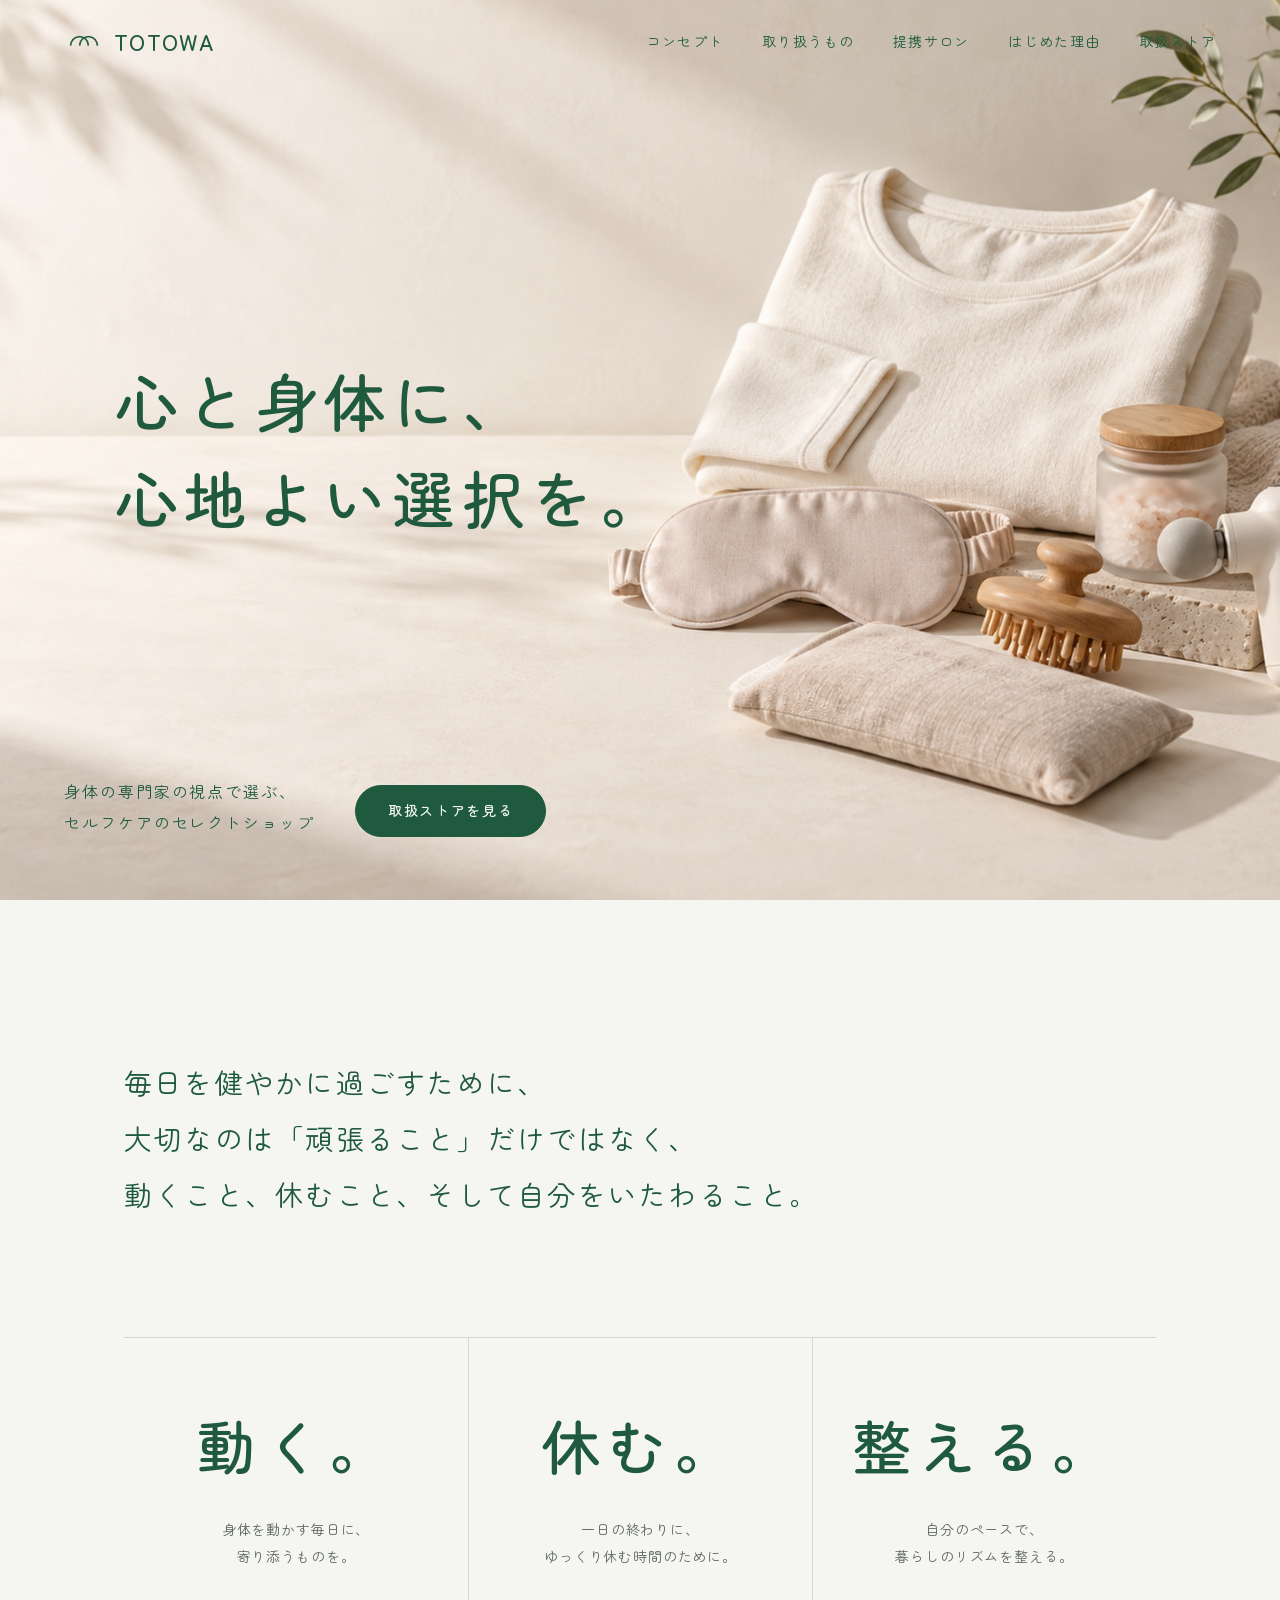
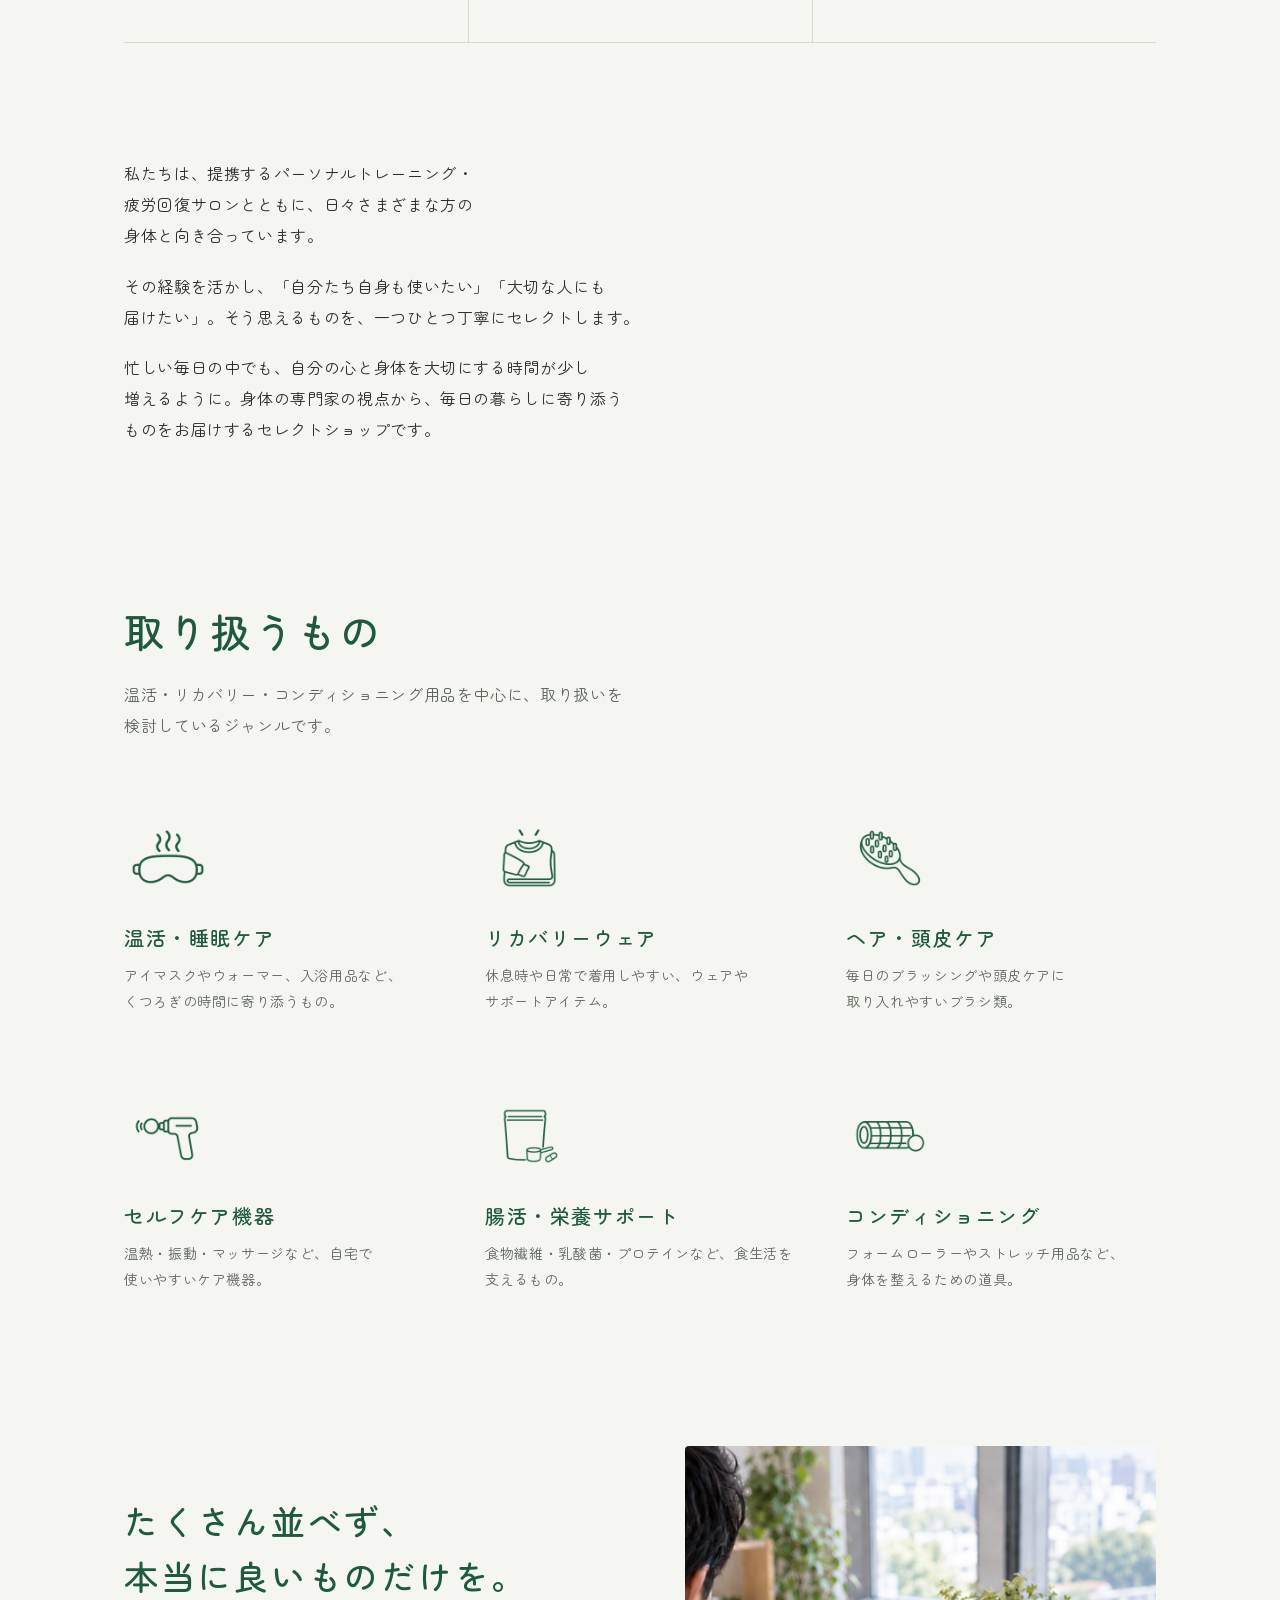
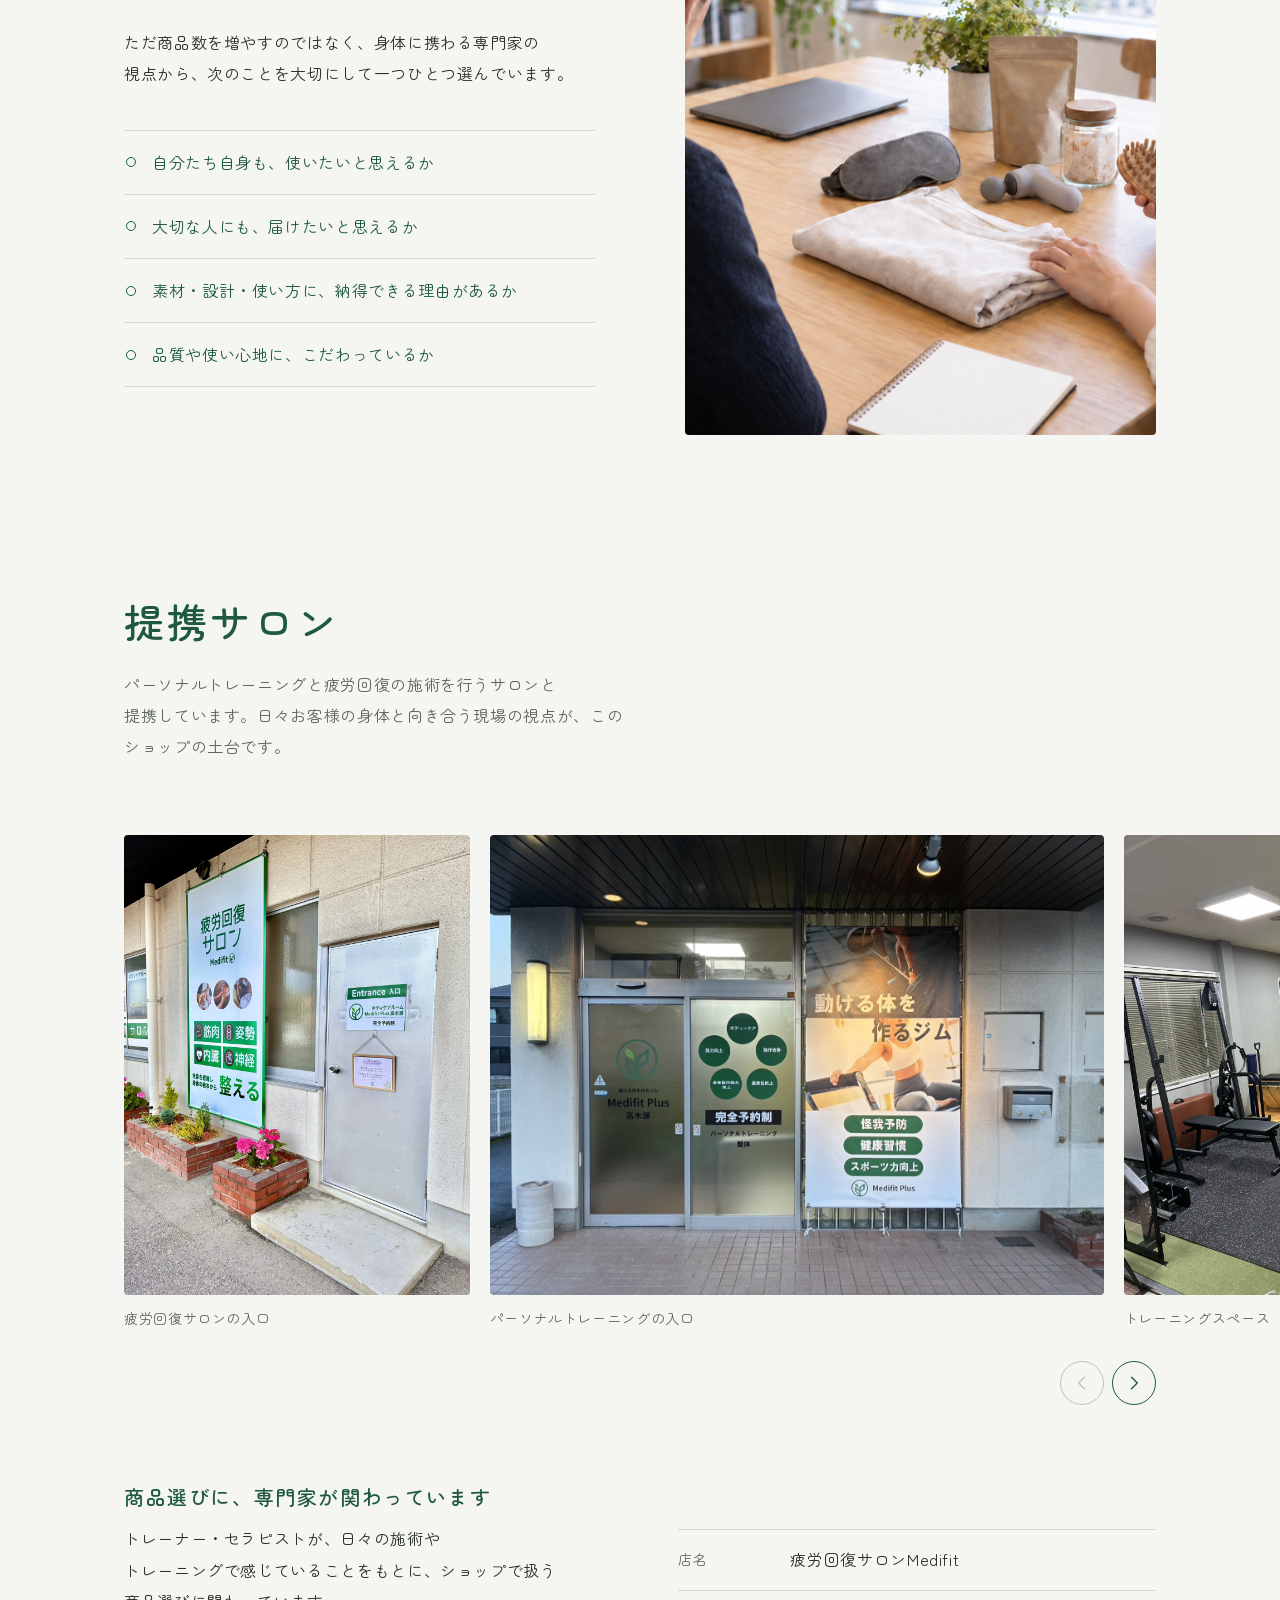
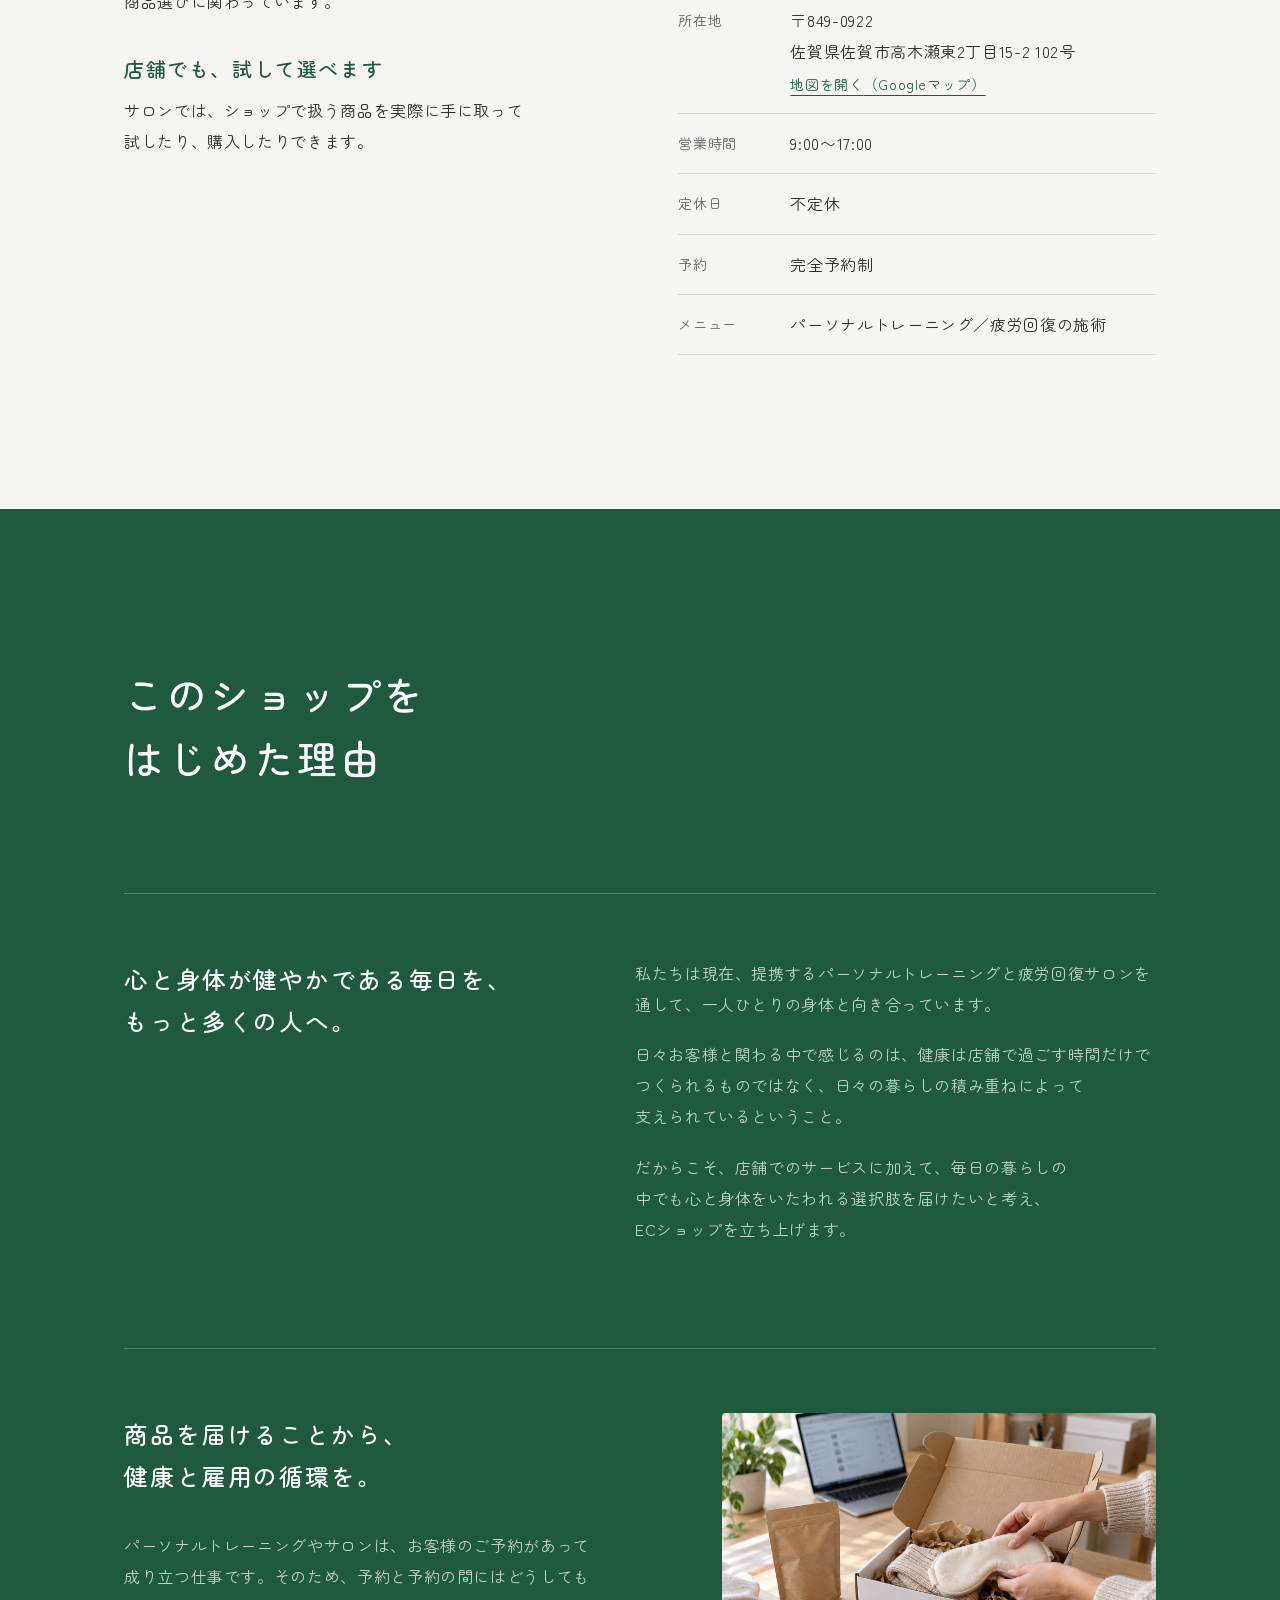
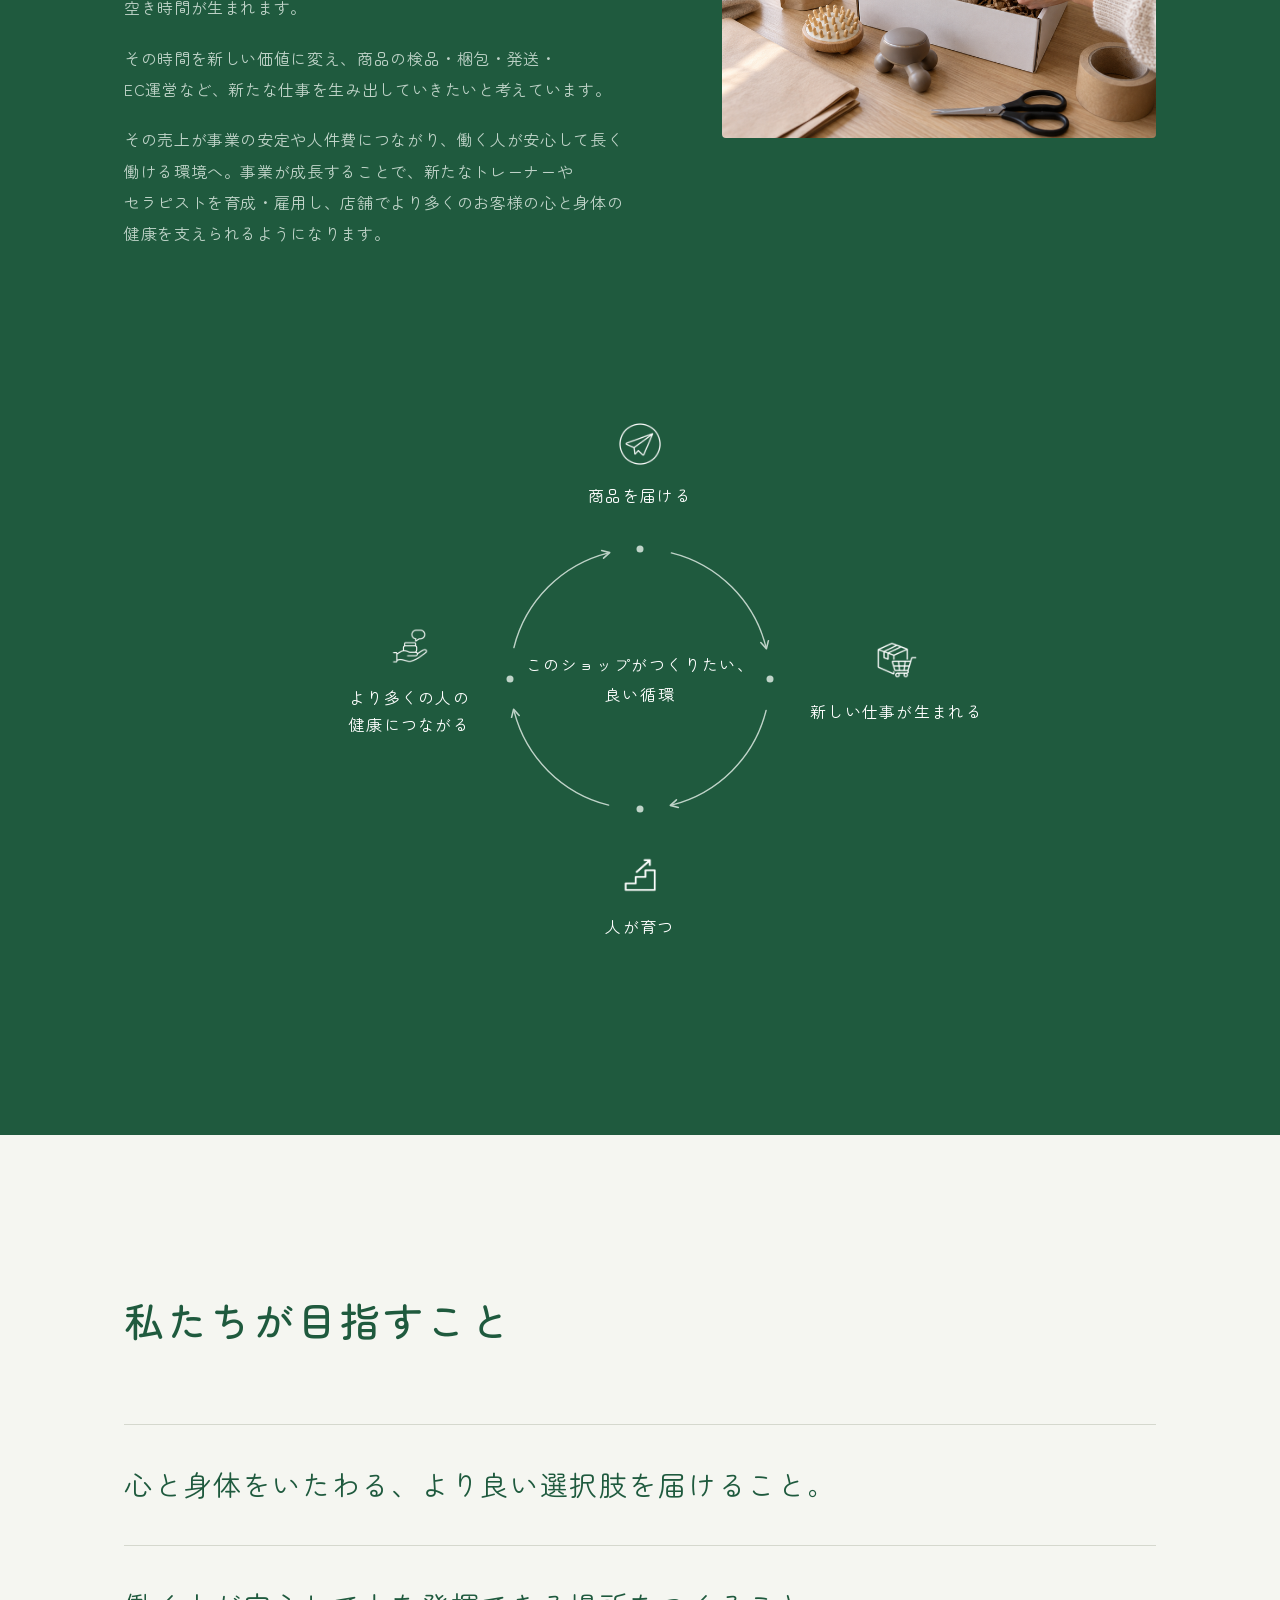
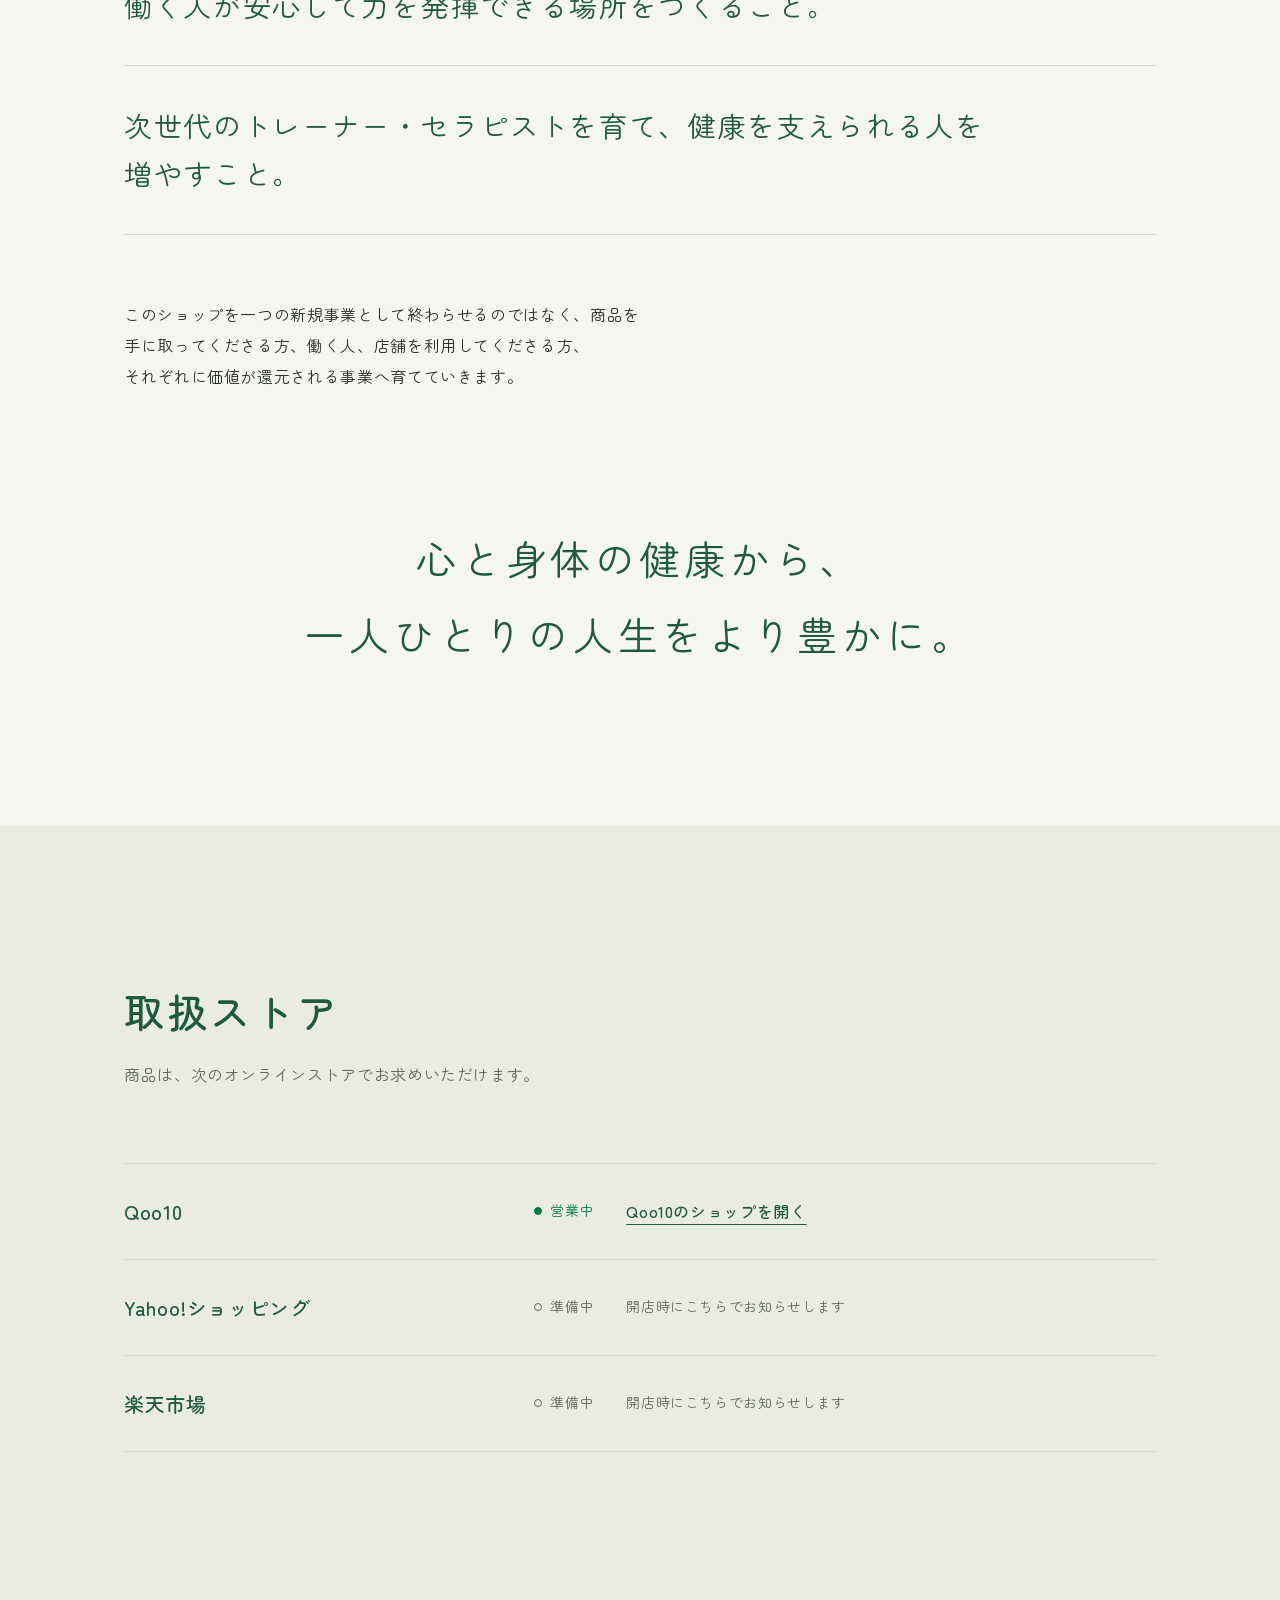
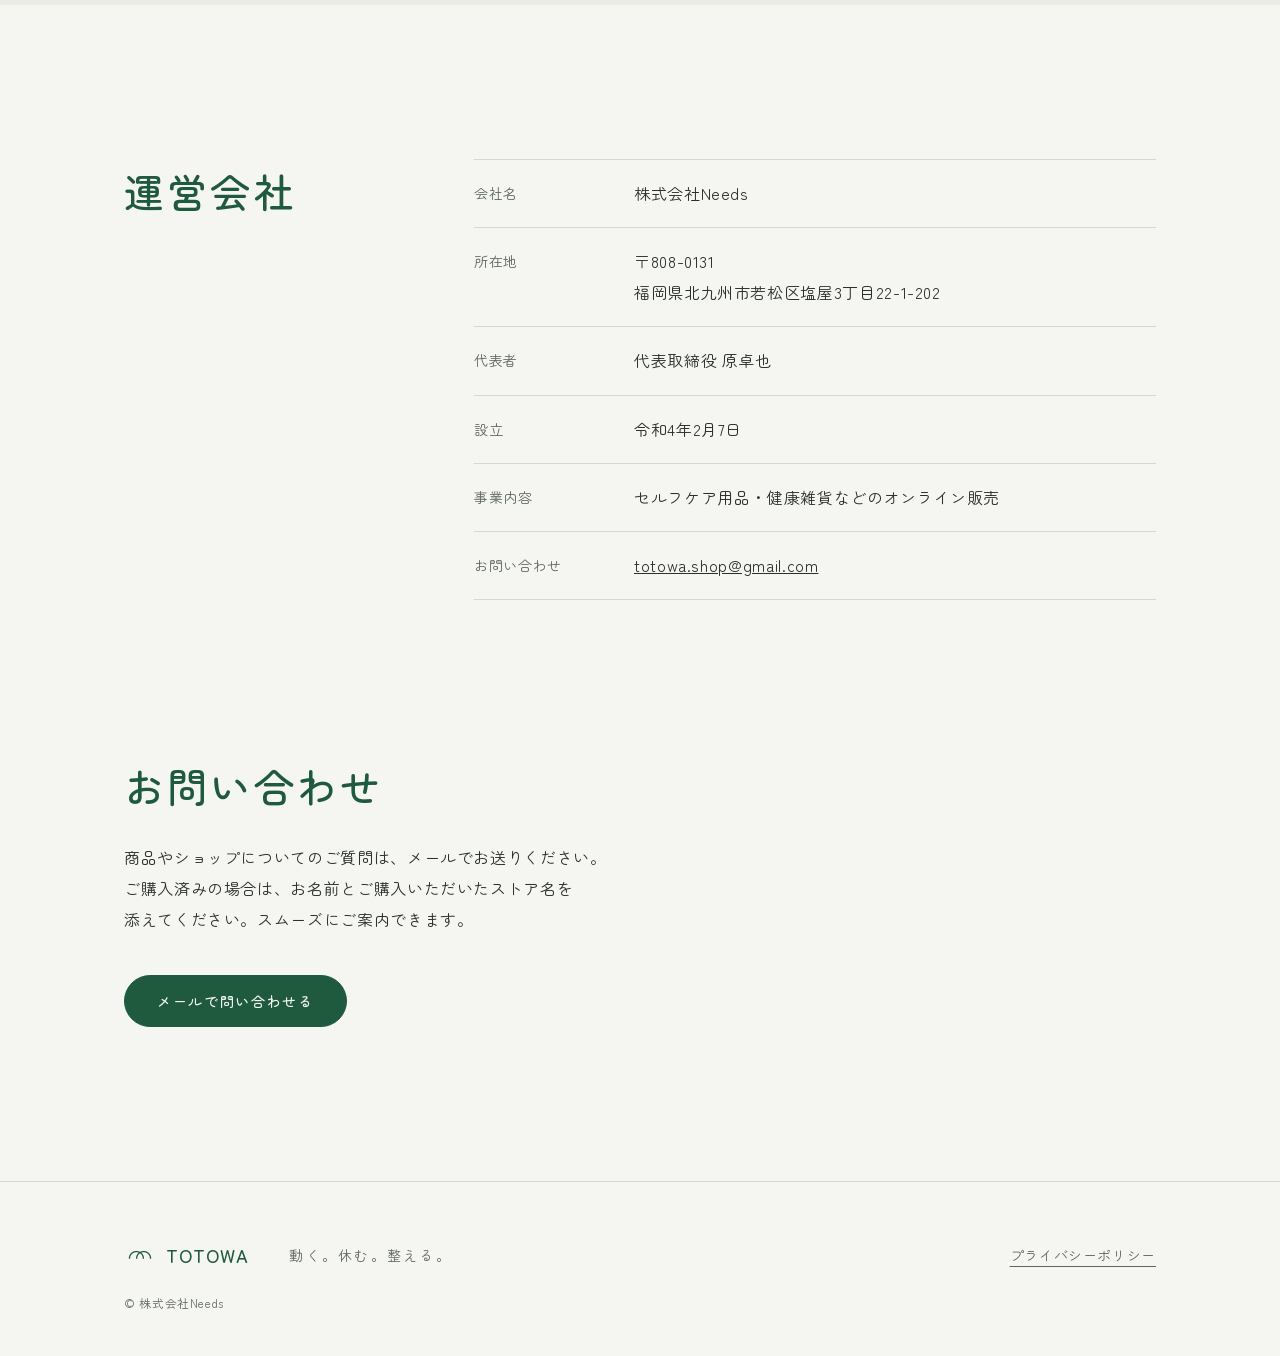
<file: index.html>
<!doctype html>
<html lang="ja">
<head>
  <meta charset="utf-8">
  <meta name="viewport" content="width=device-width, initial-scale=1, viewport-fit=cover">
  <title>TOTOWA｜心と身体に、心地よい選択を。</title>
  <meta name="description" content="動く。休む。整える。身体に携わる専門家の視点から、温活・リカバリー・コンディショニング用品などを選ぶセルフケアのセレクトショップです。">
  <!-- TODO: 差し替え 独自ドメインを取ったら、canonical / og:url / og:image の URL を置き換える -->
  <link rel="canonical" href="https://ojogori-gpt.github.io/needs-shop/">
  <meta property="og:type" content="website">
  <meta property="og:site_name" content="TOTOWA">
  <meta property="og:title" content="TOTOWA｜心と身体に、心地よい選択を。">
  <meta property="og:description" content="動く。休む。整える。身体の専門家の視点から、毎日の暮らしに寄り添うものをお届けするセレクトショップです。">
  <meta property="og:url" content="https://ojogori-gpt.github.io/needs-shop/">
  <meta property="og:image" content="https://ojogori-gpt.github.io/needs-shop/ogp-shop.png">
  <meta name="twitter:card" content="summary_large_image">
  <link rel="icon" type="image/png" href="favicon.png">
  <link rel="apple-touch-icon" href="apple-touch-icon.png">
  <link rel="preconnect" href="https://fonts.googleapis.com">
  <link rel="preconnect" href="https://fonts.gstatic.com" crossorigin>
  <link rel="stylesheet" href="https://fonts.googleapis.com/css2?family=Zen+Maru+Gothic:wght@400;500;700&display=swap">
  <link rel="stylesheet" href="assets/css/style.css">
</head>
<body>

<a class="skip" href="#main">本文へ<wbr>移動</a>

<header class="site-header">
  <a class="brand" href="./" aria-label="TOTOWA トップへ">
    <img src="assets/icon/logo-mark.png" alt="" width="40" height="40">
    <span>TOTOWA</span>
  </a>
  <nav class="site-nav" aria-label="ページ内">
    <a href="#concept">コンセプト</a>
    <a href="#items">取り扱う<wbr>もの</a>
    <a href="#salon">提携サロン</a>
    <a href="#reason">はじめた<wbr>理由</a>
    <a href="#stores" class="site-nav__store">取扱ストア</a>
  </nav>
</header>

<main id="main">

  <!-- ファーストビュー -->
  <section class="hero" aria-labelledby="hero-title">
    <img class="hero__img" src="assets/img/fv-background.png" alt="" width="1920" height="1080" fetchpriority="high">
    <div class="hero__body">
      <h1 id="hero-title" class="hero__catch">
        <span>心と<wbr>身体に、</span><span>心地よい<wbr>選択を。</span>
      </h1>
      <div class="hero__foot">
        <p class="hero__lead">身体の<wbr>専門家の<wbr>視点で<wbr>選ぶ、<br>セルフケアの<wbr>セレクトショップ</p>
        <a class="button" href="#stores">取扱ストアを<wbr>見る</a>
      </div>
    </div>
  </section>

  <!-- コンセプト -->
  <section id="concept" class="concept" aria-labelledby="concept-title">
    <div class="wrap">
      <h2 id="concept-title" class="visually-hidden">ショップコンセプト</h2>
      <p class="concept__lead">
        <span class="ib">毎日を<wbr>健やかに</span><span class="ib">過ごすために、</span><br>
        大切なのは<wbr>「頑張る<wbr>こと」だけではなく、<br>
        <span class="ib">動く<wbr>こと、<wbr>休むこと、</span><span class="ib">そして<wbr>自分を<wbr>いたわる<wbr>こと。</span>
      </p>

      <ul class="verbs" aria-label="動く。休む。整える。">
        <li class="verb">
          <span class="verb__word">動く。</span>
          <p class="verb__text"><span class="ib">身体を<wbr>動かす<wbr>毎日に、</span><br><span class="ib">寄り添う<wbr>ものを。</span></p>
        </li>
        <li class="verb">
          <span class="verb__word">休む。</span>
          <p class="verb__text"><span class="ib">一日の<wbr>終わりに、</span><br><span class="ib">ゆっくり休む時間の<wbr>ために。</span></p>
        </li>
        <li class="verb">
          <span class="verb__word">整える。</span>
          <p class="verb__text"><span class="ib">自分の<wbr>ペースで、</span><br><span class="ib">暮らしの<wbr>リズムを<wbr>整える。</span></p>
        </li>
      </ul>

      <div class="concept__body prose">
        <!-- TODO: 確認 サロンは提携先のため、原文「運営し」を「提携する…とともに」に変更 -->
        <p>私たちは、<wbr>提携する<wbr>パーソナルトレーニング・疲労回復サロンとともに、<wbr>日々さまざまな方の<wbr>身体と<wbr>向き合っています。</p>
        <p>その<wbr>経験を<wbr>活かし、<wbr>「自分たち自身も<wbr>使いたい」<wbr>「大切な<wbr>人にも<wbr>届けたい」。<wbr>そう<wbr>思える<wbr>ものを、<wbr>一つひとつ丁寧に<wbr>セレクトします。</p>
        <p>忙しい<wbr>毎日の<wbr>中でも、<wbr>自分の<wbr>心と<wbr>身体を<wbr>大切に<wbr>する<wbr>時間が<wbr>少し<wbr>増えるように。<wbr>身体の<wbr>専門家の<wbr>視点から、<wbr>毎日の<wbr>暮らしに<wbr>寄り添う<wbr>ものを<wbr>お届けする<wbr>セレクトショップです。</p>
      </div>
    </div>
  </section>

  <!-- 取り扱うもの -->
  <section id="items" class="items" aria-labelledby="items-title">
    <div class="wrap">
      <header class="section-head">
        <h2 id="items-title">取り扱う<wbr>もの</h2>
        <p>温活・リカバリー・<wbr>コンディショニング用品を<wbr>中心に、<wbr>取り扱いを<wbr>検討している<wbr>ジャンルです。</p>
      </header>

      <ul class="item-list">
        <li class="item">
          <img src="assets/icon/cat-warmth.png" alt="" width="200" height="200" loading="lazy">
          <h3>温活・睡眠ケア</h3>
          <p>アイマスクや<wbr>ウォーマー、<wbr>入浴用品など、<wbr>くつろぎの<wbr>時間に<wbr>寄り添う<wbr>もの。</p>
        </li>
        <li class="item">
          <img src="assets/icon/cat-recovery-wear.png" alt="" width="200" height="200" loading="lazy">
          <h3>リカバリーウェア</h3>
          <p>休息時や<wbr>日常で<wbr>着用しや<wbr>すい、<wbr>ウェアや<wbr>サポートアイテム。</p>
        </li>
        <li class="item">
          <img src="assets/icon/cat-hair-scalp.png" alt="" width="200" height="200" loading="lazy">
          <h3>ヘア・頭皮ケア</h3>
          <p>毎日の<wbr>ブラッシングや<wbr>頭皮ケアに<wbr>取り入れやすい<wbr>ブラシ類。</p>
        </li>
        <li class="item">
          <img src="assets/icon/cat-device-v2.png" alt="" width="200" height="200" loading="lazy">
          <h3>セルフケア機器</h3>
          <p>温熱・振動・マッサージなど、<wbr>自宅で<wbr>使いやすい<wbr>ケア機器。</p>
        </li>
        <li class="item">
          <img src="assets/icon/cat-nutrition.png" alt="" width="200" height="200" loading="lazy">
          <h3>腸活・栄養サポート</h3>
          <p>食物繊維・乳酸菌・プロテインなど、<wbr>食生活を<wbr>支える<wbr>もの。</p>
        </li>
        <li class="item">
          <img src="assets/icon/cat-conditioning.png" alt="" width="200" height="200" loading="lazy">
          <h3>コンディショニング</h3>
          <p>フォームローラーや<wbr>ストレッチ用品など、<wbr>身体を<wbr>整える<wbr>ための<wbr>道具。</p>
        </li>
      </ul>
    </div>
  </section>

  <!-- 選ぶ基準 -->
  <section id="select" class="select" aria-labelledby="select-title">
    <div class="wrap select__grid">
      <div class="select__text">
        <h2 id="select-title"><span class="ib">たくさん<wbr>並べず、</span><br><span class="ib">本当に<wbr>良い<wbr>ものだけを。</span></h2>
        <p class="select__intro">ただ商品数を<wbr>増やすのではなく、<wbr>身体に<wbr>携わる<wbr>専門家の<wbr>視点から、<wbr>次の<wbr>ことを<wbr>大切に<wbr>して<wbr>一つひとつ<wbr>選んでいます。</p>
        <ul class="criteria">
          <li>自分たち自身も、<wbr>使いたいと<wbr>思えるか</li>
          <li>大切な<wbr>人にも、<wbr>届けたいと<wbr>思えるか</li>
          <li>素材・設計・<wbr>使い方に、<wbr>納得できる<wbr>理由が<wbr>あるか</li>
          <li>品質や<wbr>使い心地に、<wbr>こだわっているか</li>
        </ul>
      </div>
      <img class="select__img" src="assets/img/about.png" alt="" width="800" height="600" loading="lazy">
    </div>
  </section>

  <!-- 提携サロン -->
  <section id="salon" class="salon" aria-labelledby="salon-title">
    <div class="wrap">
      <header class="section-head">
        <h2 id="salon-title">提携サロン</h2>
        <p>パーソナルトレーニングと<wbr>疲労回復の<wbr>施術を<wbr>行う<wbr>サロンと<wbr>提携しています。<wbr>日々<wbr>お客様の<wbr>身体と<wbr>向き合う<wbr>現場の<wbr>視点が、<wbr>この<wbr>ショップの<wbr>土台です。</p>
      </header>

    </div>

    <!-- 店舗の写真：横にスクロールして見る。実写のみ。AI生成の写真は使わない -->
    <!-- 写真は assets/img/salon/ に置く。足すときは <li> を1つ増やす（width/height は画像の実寸） -->
    <div class="gallery" data-gallery>
      <ul class="gallery__track" tabindex="0" aria-label="提携サロンの写真（横にスクロールできます）">
        <li class="gallery__item">
          <img src="assets/img/salon/01-entrance-salon.jpg" alt="疲労回復サロンの入口。看板と花壇" width="1200" height="1600" loading="lazy">
          <p>疲労回復サロンの<wbr>入口</p>
        </li>
        <li class="gallery__item">
          <img src="assets/img/salon/02-entrance-gym.jpg" alt="パーソナルトレーニングジムの入口" width="1477" height="1108" loading="lazy">
          <p>パーソナルトレーニングの<wbr>入口</p>
        </li>
        <li class="gallery__item">
          <img src="assets/img/salon/03-training.jpg" alt="トレーニング器具が並ぶスペース" width="1200" height="1600" loading="lazy">
          <p>トレーニングスペース</p>
        </li>
        <li class="gallery__item">
          <img src="assets/img/salon/04-treatment.jpg" alt="施術用のベッドとついたて" width="1200" height="1600" loading="lazy">
          <p>施術スペース</p>
        </li>
        <li class="gallery__item">
          <img src="assets/img/salon/05-treatment.jpg" alt="窓のある明るい施術スペース" width="1200" height="1600" loading="lazy">
          <p>施術スペース</p>
        </li>
      </ul>
      <div class="gallery__nav wrap">
        <button type="button" class="gallery__btn" data-dir="-1" aria-label="前の写真">
          <svg viewBox="0 0 24 24" aria-hidden="true"><path d="M15 5 8 12l7 7"/></svg>
        </button>
        <button type="button" class="gallery__btn" data-dir="1" aria-label="次の写真">
          <svg viewBox="0 0 24 24" aria-hidden="true"><path d="m9 5 7 7-7 7"/></svg>
        </button>
      </div>
    </div>

    <div class="wrap">
      <div class="salon__grid">
        <ul class="salon__points">
          <li>
            <h3>商品選びに、<wbr>専門家が<wbr>関わっています</h3>
            <p>トレーナー・<wbr>セラピストが、<wbr>日々の<wbr>施術や<wbr>トレーニングで<wbr>感じている<wbr>ことを<wbr>もとに、<wbr>ショップで<wbr>扱う<wbr>商品選びに<wbr>関わっています。</p>
          </li>
          <li>
            <!-- TODO: 確認 店舗で試せる・買えるのは全商品か一部か -->
            <h3>店舗でも、<wbr>試して<wbr>選べます</h3>
            <p>サロンでは、<wbr>ショップで<wbr>扱う<wbr>商品を<wbr>実際に<wbr>手に<wbr>取って<wbr>試したり、<wbr>購入したりできます。</p>
          </li>
        </ul>

        <dl class="salon__info">
          <div><dt>店名</dt><dd>疲労回復サロンMedifit</dd></div>
          <div><dt>所在地</dt><dd>〒849-0922<br>佐賀県佐賀市高木瀬東2丁目15-2 102号<br><a class="salon__map" href="https://maps.app.goo.gl/caCojEq5qwX1HLhJ6?g_st=il" target="_blank" rel="noopener">地図を<wbr>開く<wbr>（Googleマップ）</a></dd></div>
          <div><dt>営業時間</dt><dd>9:00〜17:00</dd></div>
          <div><dt>定休日</dt><dd>不定休</dd></div>
          <div><dt>予約</dt><dd>完全予<wbr>約制</dd></div>
          <div><dt>メニュー</dt><dd>パーソナルトレーニング／疲労回復の<wbr>施術</dd></div>
        </dl>
      </div>
    </div>
  </section>

  <script>
    // 前後ボタンで1枚ずつ送る。端まで来たらボタンを無効にする
    document.querySelectorAll("[data-gallery]").forEach(function (gallery) {
      var track = gallery.querySelector(".gallery__track");
      var buttons = gallery.querySelectorAll(".gallery__btn");
      function step() {
        var item = track.querySelector(".gallery__item");
        var gap = parseFloat(getComputedStyle(track).columnGap) || 0;
        return item ? item.getBoundingClientRect().width + gap : track.clientWidth;
      }
      function update() {
        var max = track.scrollWidth - track.clientWidth - 2;
        buttons[0].disabled = track.scrollLeft <= 2;
        buttons[1].disabled = track.scrollLeft >= max;
      }
      buttons.forEach(function (btn) {
        btn.addEventListener("click", function () {
          track.scrollBy({ left: step() * Number(btn.dataset.dir), behavior: "smooth" });
        });
      });
      track.addEventListener("scroll", update, { passive: true });
      window.addEventListener("resize", update);
      update();
    });
  </script>

  <!-- はじめた理由 -->
  <section id="reason" class="reason" aria-labelledby="reason-title">
    <div class="wrap">
      <h2 id="reason-title" class="reason__title">この<wbr>ショップを<br>はじめた<wbr>理由</h2>

      <div class="reason__block">
        <h3><span class="ib">心と<wbr>身体が</span><span class="ib">健やかである<wbr>毎日を、</span><br><span class="ib">もっと<wbr>多くの<wbr>人へ。</span></h3>
        <div class="prose">
          <!-- TODO: 確認 サロンは提携先のため「提携する」を追記 -->
          <p>私たちは<wbr>現在、<wbr>提携する<wbr>パーソナルトレーニングと<wbr>疲労回復サロンを<wbr>通して、<wbr>一人<wbr>ひとりの<wbr>身体と<wbr>向き合っています。</p>
          <p>日々<wbr>お客様と<wbr>関わる<wbr>中で<wbr>感じるのは、<wbr>健康は<wbr>店舗で<wbr>過ごす時間だけで<wbr>つくられる<wbr>ものではなく、<wbr>日々の<wbr>暮らしの<wbr>積み重ねに<wbr>よって<wbr>支えられていると<wbr>いう<wbr>こと。</p>
          <p>だから<wbr>こそ、<wbr>店舗での<wbr>サービスに<wbr>加えて、<wbr>毎日の<wbr>暮らしの<wbr>中でも<wbr>心と<wbr>身体を<wbr>いたわれる<wbr>選択肢を<wbr>届けたいと<wbr>考え、<wbr>ECショップを<wbr>立ち上げます。</p>
        </div>
      </div>

      <div class="reason__block reason__block--media">
        <div>
          <h3><span class="ib">商品を<wbr>届ける<wbr>ことから、</span><br><span class="ib">健康と<wbr>雇用の<wbr>循環を。</span></h3>
          <div class="prose">
            <p>パーソナルトレーニングや<wbr>サロンは、<wbr>お客様の<wbr>ご予約が<wbr>あって<wbr>成り立つ仕事です。<wbr>その<wbr>ため、<wbr>予約と<wbr>予約の<wbr>間には<wbr>どうしても<wbr>空き時間が<wbr>生まれます。</p>
            <p>その<wbr>時間を<wbr>新しい<wbr>価値に<wbr>変え、<wbr>商品の<wbr>検品・梱包・発送・EC運営など、<wbr>新たな<wbr>仕事を<wbr>生み出していきたいと<wbr>考えています。</p>
            <p>その売上が<wbr>事業の<wbr>安定や<wbr>人件費に<wbr>つながり、<wbr>働く<wbr>人が<wbr>安心して<wbr>長く<wbr>働ける<wbr>環境へ。<wbr>事業が<wbr>成長する<wbr>ことで、<wbr>新たな<wbr>トレーナーや<wbr>セラピストを<wbr>育成・<wbr>雇用し、<wbr>店舗で<wbr>より<wbr>多くの<wbr>お客様の<wbr>心と<wbr>身体の<wbr>健康を<wbr>支えられるようになります。</p>
          </div>
        </div>
        <img src="assets/img/business-ec.png" alt="" width="800" height="600" loading="lazy">
      </div>

      <figure class="cycle" aria-labelledby="cycle-caption">
        <figcaption id="cycle-caption"><span class="cycle__caption"><span class="ib">この<wbr>ショップが</span><span class="ib">つくりたい、</span><br><span class="ib">良い<wbr>循環</span></span></figcaption>
        <ol class="cycle__list">
          <li class="cycle__step">
            <img src="assets/icon/value-speed.png" alt="" width="120" height="120" loading="lazy">
            <span>商品を<wbr>届ける</span>
          </li>
          <li class="cycle__step">
            <img src="assets/icon/value-ec.png" alt="" width="120" height="120" loading="lazy">
            <span>新しい<wbr>仕事が<wbr>生まれる</span>
          </li>
          <li class="cycle__step">
            <img src="assets/icon/value-roadmap.png" alt="" width="120" height="120" loading="lazy">
            <span>人が<wbr>育つ</span>
          </li>
          <li class="cycle__step">
            <img src="assets/icon/value-touchpoint.png" alt="" width="120" height="120" loading="lazy">
            <span>より<wbr>多くの<wbr>人の<br>健康に<wbr>つながる</span>
          </li>
        </ol>
        <svg class="cycle__ring" viewBox="0 0 300 300" aria-hidden="true" focusable="false">
          <defs>
            <marker id="arrow" viewBox="0 0 10 10" refX="7" refY="5" markerWidth="8" markerHeight="8" orient="auto">
              <path d="M1.5 1.5 L8 5 L1.5 8.5" fill="none" stroke="currentColor" stroke-width="1.4" stroke-linecap="round" stroke-linejoin="round"/>
            </marker>
          </defs>
          <g fill="none" stroke="currentColor" stroke-width="1.4" stroke-linecap="round">
            <path d="M181.4 23.9 A130 130 0 0 1 276.1 118.6" marker-end="url(#arrow)"/>
            <path d="M276.1 181.4 A130 130 0 0 1 181.4 276.1" marker-end="url(#arrow)"/>
            <path d="M118.6 276.1 A130 130 0 0 1 23.9 181.4" marker-end="url(#arrow)"/>
            <path d="M23.9 118.6 A130 130 0 0 1 118.6 23.9" marker-end="url(#arrow)"/>
          </g>
          <g fill="currentColor">
            <circle cx="150" cy="20" r="3.5"/><circle cx="280" cy="150" r="3.5"/>
            <circle cx="150" cy="280" r="3.5"/><circle cx="20" cy="150" r="3.5"/>
          </g>
        </svg>
      </figure>
    </div>
  </section>

  <!-- 目指すこと -->
  <section id="vision" class="vision" aria-labelledby="vision-title">
    <div class="wrap">
      <h2 id="vision-title">私たちが<wbr>目指すこと</h2>
      <ul class="vision__list">
        <li>心と<wbr>身体を<wbr>いたわる、<wbr>より<wbr>良い<wbr>選択肢を<wbr>届ける<wbr>こと。</li>
        <li>働く<wbr>人が<wbr>安心して<wbr>力を<wbr>発揮できる<wbr>場所を<wbr>つくる<wbr>こと。</li>
        <li>次世代の<wbr>トレーナー・<wbr>セラピストを<wbr>育て、<wbr>健康を<wbr>支えられる<wbr>人を<wbr>増やす<wbr>こと。</li>
      </ul>
      <div class="prose vision__body">
        <p>この<wbr>ショップを<wbr>一つの<wbr>新規事業と<wbr>して<wbr>終わらせるのではなく、<wbr>商品を<wbr>手に<wbr>取ってくださる<wbr>方、<wbr>働く<wbr>人、<wbr>店舗を<wbr>利用してくださる<wbr>方、<wbr>それぞれに<wbr>価値が<wbr>還元される<wbr>事業へ<wbr>育てていきます。</p>
      </div>
      <p class="vision__close"><span class="ib">心と<wbr>身体の<wbr>健康から、</span><br><span class="ib">一人<wbr>ひとりの<wbr>人生を</span><span class="ib">より<wbr>豊かに。</span></p>
    </div>
  </section>

  <!-- 取扱ストア -->
  <section id="stores" class="stores" aria-labelledby="stores-title">
    <div class="wrap">
      <header class="section-head">
        <h2 id="stores-title">取扱ストア</h2>
        <p>商品は、<wbr>次の<wbr>オンラインストアで<wbr>お求めいただけます。</p>
      </header>
      <!-- TODO: 差し替え Yahoo!ショッピング・楽天市場は開店したらURLと状況を更新 -->
      <ul class="store-list">
        <li class="store">
          <span class="store__name">Qoo10</span>
          <span class="status status--open">営業中</span>
          <a class="store__link" href="https://www.qoo10.jp/shop/totowa" target="_blank" rel="noopener">Qoo10の<wbr>ショップを<wbr>開く</a>
        </li>
        <li class="store">
          <span class="store__name">Yahoo!ショッピング</span>
          <span class="status">準備中</span>
          <span class="store__note">開店時に<wbr>こちらで<wbr>お知らせします</span>
        </li>
        <li class="store">
          <span class="store__name">楽天市場</span>
          <span class="status">準備中</span>
          <span class="store__note">開店時に<wbr>こちらで<wbr>お知らせします</span>
        </li>
      </ul>
    </div>
  </section>

  <!-- 運営会社 -->
  <section id="company" class="company" aria-labelledby="company-title">
    <div class="wrap company__grid">
      <h2 id="company-title">運営会社</h2>
      <dl class="company__table">
        <div><dt>会社名</dt><dd>株式会社Needs</dd></div>
        <div><dt>所在地</dt><dd>〒808-0131<br>福岡県北九州市若松区塩屋3丁目22-1-202</dd></div>
        <div><dt>代表者</dt><dd>代表取締役 原卓也</dd></div>
        <div><dt>設立</dt><dd>令和4年2月7日</dd></div>
        <div><dt>事業内容</dt><dd>セルフケア用品・<wbr>健康雑貨などの<wbr>オンライン販売</dd></div>
        <div><dt>お問い合わせ</dt><dd><a href="mailto:totowa.shop@gmail.com">totowa.shop@gmail.com</a></dd></div>
      </dl>
    </div>
  </section>

  <!-- お問い合わせ -->
  <section id="contact" class="contact" aria-labelledby="contact-title">
    <div class="wrap">
      <h2 id="contact-title">お問い合わせ</h2>
      <p>商品や<wbr>ショップに<wbr>ついての<wbr>ご質問は、<wbr>メールで<wbr>お送りください。<br>ご購入済みの<wbr>場合は、<wbr>お名前と<wbr>ご購入いただいた<wbr>ストア名を<wbr>添えてください。<wbr>スムーズに<wbr>ご案内できます。</p>
      <a class="button" href="mailto:totowa.shop@gmail.com">メールで<wbr>問い合わせる</a>
    </div>
  </section>

</main>

<footer class="site-footer">
  <div class="wrap site-footer__inner">
    <a class="brand" href="./">
      <img src="assets/icon/logo-mark.png" alt="" width="32" height="32">
      <span>TOTOWA</span>
    </a>
    <p class="site-footer__tag">動く。<wbr>休む。<wbr>整える。</p>
    <nav aria-label="フッター">
      <a href="privacy/">プライバシーポリシー</a>
    </nav>
    <p class="site-footer__copy"><small>&copy; 株式会社Needs</small></p>
  </div>
</footer>

</body>
</html>
</file>
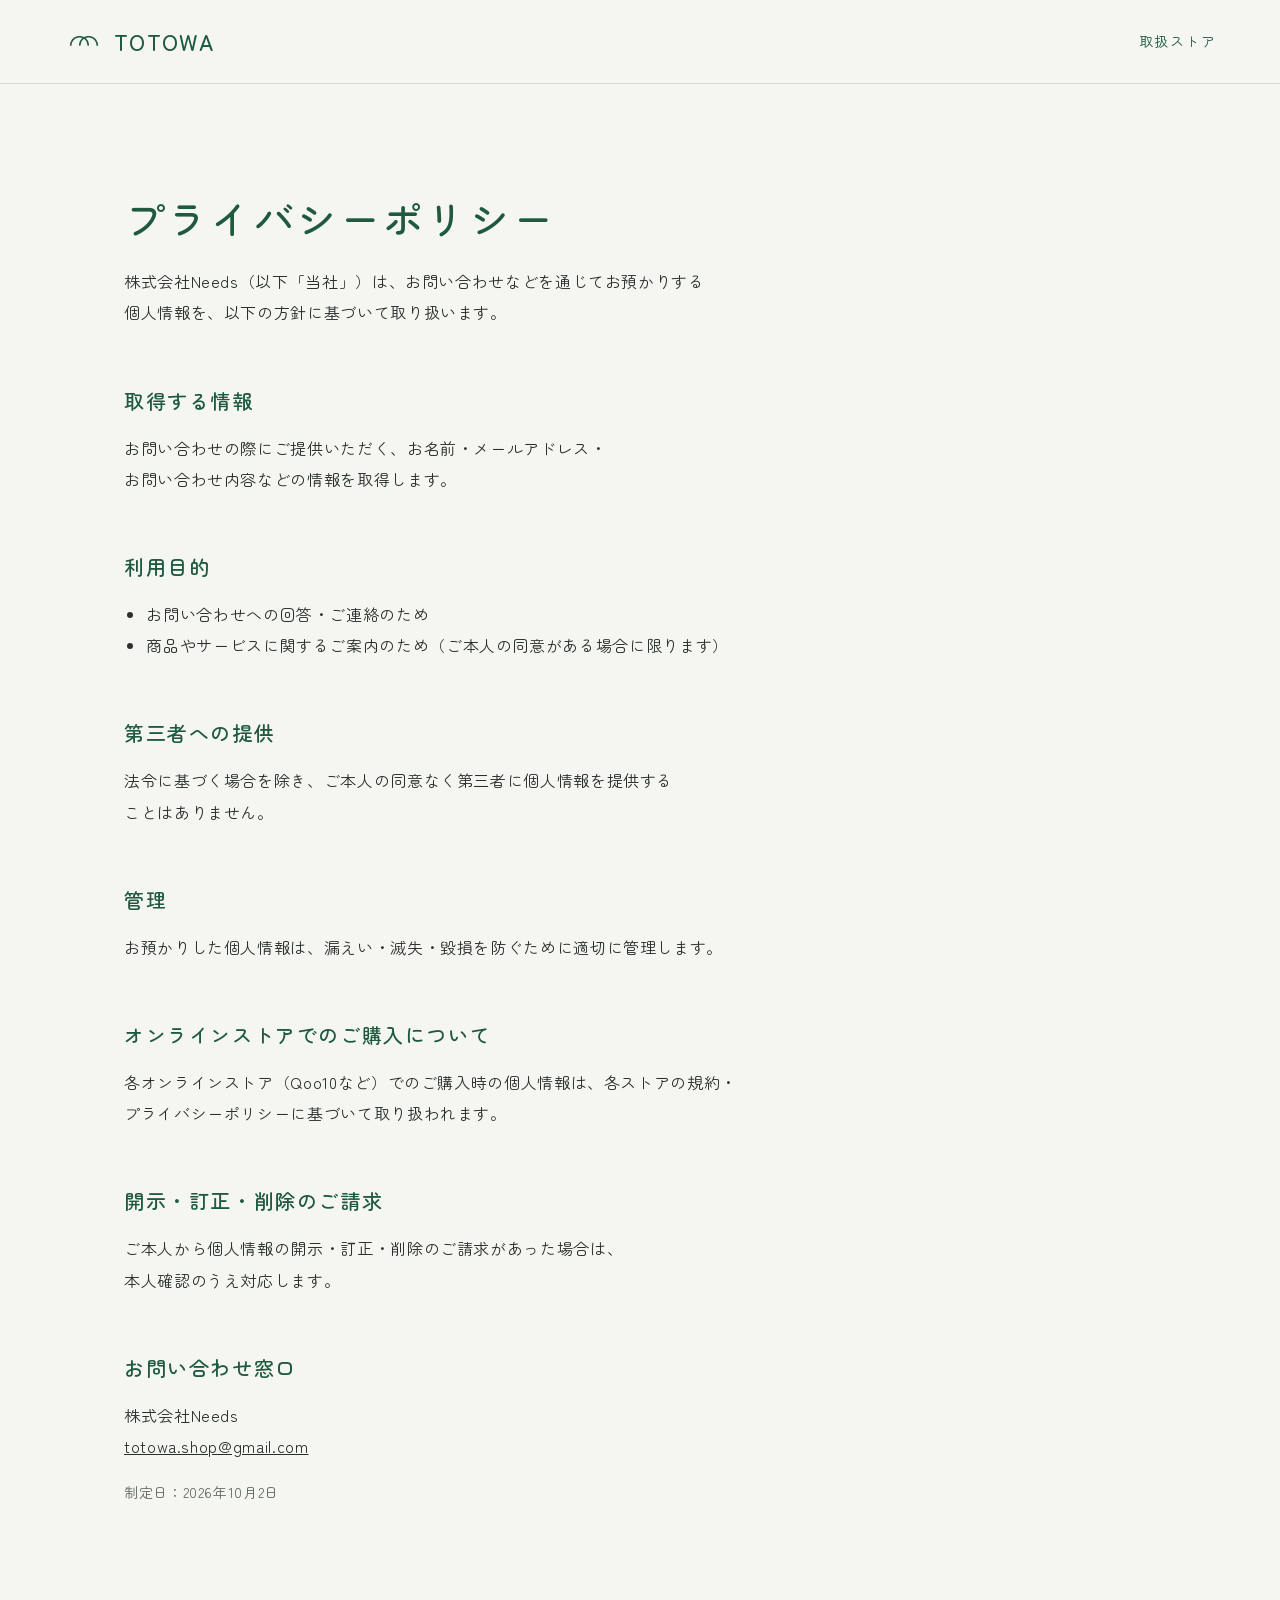
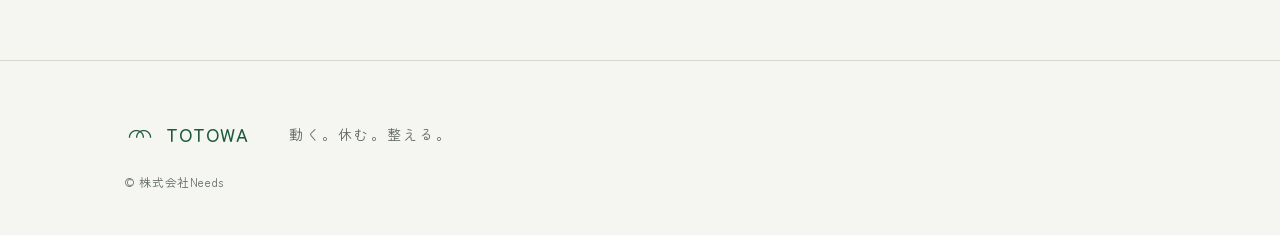
<file: privacy/index.html>
<!doctype html>
<html lang="ja">
<head>
  <meta charset="utf-8">
  <meta name="viewport" content="width=device-width, initial-scale=1, viewport-fit=cover">
  <title>プライバシーポリシー｜TOTOWA</title>
  <meta name="robots" content="noindex">
  <link rel="icon" type="image/png" href="../favicon.png">
  <link rel="preconnect" href="https://fonts.googleapis.com">
  <link rel="preconnect" href="https://fonts.gstatic.com" crossorigin>
  <link rel="stylesheet" href="https://fonts.googleapis.com/css2?family=Zen+Maru+Gothic:wght@400;500;700&display=swap">
  <link rel="stylesheet" href="../assets/css/style.css">
</head>
<body class="page">

<header class="site-header">
  <a class="brand" href="../">
    <img src="../assets/icon/logo-mark.png" alt="" width="40" height="40">
    <span>TOTOWA</span>
  </a>
  <nav class="site-nav" aria-label="サイト">
    <a href="../#stores" class="site-nav__store">取扱ストア</a>
  </nav>
</header>

<main class="policy">
  <div class="wrap">
    <h1>プライバシーポリシー</h1>
    <!-- TODO: 確認 公開前に内容を確認し、必要に応じて専門家のチェックを受ける -->
    <div class="prose">
      <p>株式会社Needs<wbr>（以下<wbr>「当社」）は、<wbr>お問い合わせなどを<wbr>通じてお預かりする<wbr>個人情報を、<wbr>以下の<wbr>方針に<wbr>基づいて<wbr>取り扱います。</p>

      <h2>取得する<wbr>情報</h2>
      <p>お問い合わせの<wbr>際に<wbr>ご提供いただく、<wbr>お名前・<wbr>メールアドレス・<wbr>お問い合わせ内容などの<wbr>情報を<wbr>取得します。</p>

      <h2>利用目的</h2>
      <ul>
        <li>お問い合わせへの<wbr>回答・<wbr>ご連絡の<wbr>ため</li>
        <li>商品や<wbr>サービスに<wbr>関する<wbr>ご案内の<wbr>ため<wbr>（ご本人の<wbr>同意が<wbr>ある<wbr>場合に<wbr>限ります）</li>
      </ul>

      <h2>第三者への<wbr>提供</h2>
      <p>法令に<wbr>基づく<wbr>場合を<wbr>除き、<wbr>ご本人の<wbr>同意なく<wbr>第三者に<wbr>個人情報を<wbr>提供する<wbr>ことは<wbr>ありません。</p>

      <h2>管理</h2>
      <p>お預かりした<wbr>個人情報は、<wbr>漏えい・滅失・毀損を<wbr>防ぐ<wbr>ために<wbr>適切に<wbr>管理します。</p>

      <h2>オンラインストアでの<wbr>ご購入に<wbr>ついて</h2>
      <p>各オンラインストア（Qoo10など）での<wbr>ご購入時の<wbr>個人情報は、<wbr>各ストアの<wbr>規約・プライバシーポリシーに<wbr>基づいて<wbr>取り扱われます。</p>

      <h2>開示・訂正・削除の<wbr>ご請求</h2>
      <p>ご本人から<wbr>個人情報の<wbr>開示・訂正・削除の<wbr>ご請求が<wbr>あった<wbr>場合は、<wbr>本人確認の<wbr>うえ対応します。</p>

      <h2>お問い合わせ窓口</h2>
      <p>株式会社Needs<br><a href="mailto:totowa.shop@gmail.com">totowa.shop@gmail.com</a></p>

      <p class="policy__meta">制定日：2026年10月2日</p>
    </div>
  </div>
</main>

<footer class="site-footer">
  <div class="wrap site-footer__inner">
    <a class="brand" href="../">
      <img src="../assets/icon/logo-mark.png" alt="" width="32" height="32">
      <span>TOTOWA</span>
    </a>
    <p class="site-footer__tag">動く。<wbr>休む。<wbr>整える。</p>
    <p class="site-footer__copy"><small>&copy; 株式会社Needs</small></p>
  </div>
</footer>

</body>
</html>
</file>
<file: assets/css/style.css>
/* ==========================================================================
   TOTOWA — セルフケアのセレクトショップ
   色: 生成り(paper) と Medifit の深い緑(ink) の2色が軸。ink の面は「はじめた理由」だけ。
        緑は店舗看板から採った色。accent（看板の明るい緑寄り）は「営業中」表示だけに使う。
   書体: Zen Maru Gothic 1書体。アイコンの丸い線端と揃える。
   ========================================================================== */

:root {
  --paper: #F5F6F1;
  --paper-2: #EAECE4;
  --ink: #1F5A3E;
  --accent: #087A40;
  --text: #2A302C;
  --muted: #5E665F;
  --line: #D5D8CE;
  --on-ink: #F1F5F2;
  --on-ink-muted: #BFD3C8;

  --font: "Zen Maru Gothic", "Hiragino Maru Gothic ProN", "BIZ UDPGothic", "Hiragino Sans", "Yu Gothic", sans-serif;

  /* 文字サイズ（16px基準・約1.25倍刻み） */
  --fs-sm: 0.875rem;
  --fs-base: 1rem;
  --fs-md: 1.25rem;
  --fs-lg: clamp(1.375rem, 1.1rem + 1vw, 1.75rem);
  --fs-xl: clamp(1.75rem, 1.3rem + 1.8vw, 2.5rem);

  --gutter: clamp(20px, 5vw, 64px);
  --section: clamp(88px, 12vw, 168px);
  --measure: 34em;
}

*,
*::before,
*::after { box-sizing: border-box; }

html { scroll-behavior: smooth; }

body {
  margin: 0;
  background: var(--paper);
  color: var(--text);
  font-family: var(--font);
  font-size: var(--fs-base);
  line-height: 1.95;
  letter-spacing: 0.04em;
  font-feature-settings: "palt" 0;
  -webkit-font-smoothing: antialiased;
  text-rendering: optimizeLegibility;
}

img { display: block; max-width: 100%; height: auto; }

/* 日本語の改行：HTML に入れた <wbr>（文節の区切り、tools/add-wbr.py で挿入）でだけ折り返す。
   1文節が1行に収まらないときだけ、途中で折る */
body {
  word-break: keep-all;
  overflow-wrap: anywhere;
  line-break: strict;
}
p, li, h1, h2, h3, dd, figcaption { text-wrap: pretty; }
.ib { display: inline-block; }

h1, h2, h3, p, ul, ol, dl, dd, figure { margin: 0; }
ul, ol { padding: 0; list-style: none; }

h1, h2, h3 {
  color: var(--ink);
  font-weight: 500;
  line-height: 1.6;
  letter-spacing: 0.08em;
}

a { color: inherit; }

:focus-visible {
  outline: 2px solid var(--ink);
  outline-offset: 4px;
  border-radius: 2px;
}

.visually-hidden {
  position: absolute !important;
  width: 1px; height: 1px;
  overflow: hidden;
  clip: rect(0 0 0 0);
  white-space: nowrap;
}

.skip {
  position: absolute;
  left: 16px; top: -100px;
  z-index: 100;
  padding: 8px 16px;
  background: var(--ink);
  color: var(--on-ink);
}
.skip:focus { top: 16px; }

.wrap {
  width: 100%;
  max-width: 1160px;
  margin-inline: auto;
  padding-inline: var(--gutter);
}

.prose { max-width: var(--measure); }
.prose p + p { margin-top: 1.2em; }

/* ボタン：角丸は小さめ。ロゴの弧と喧嘩しない程度 */
.button {
  display: inline-flex;
  align-items: center;
  min-height: 52px;
  padding: 0 32px;
  border: 1px solid var(--ink);
  border-radius: 999px;
  background: var(--ink);
  color: var(--on-ink);
  font-size: var(--fs-sm);
  font-weight: 500;
  letter-spacing: 0.12em;
  text-decoration: none;
  transition: background-color .2s, color .2s;
}
.button:hover { background: transparent; color: var(--ink); }

.section-head { margin-bottom: clamp(40px, 6vw, 72px); }
.section-head h2 { font-size: var(--fs-xl); }
.section-head p { margin-top: 16px; max-width: var(--measure); color: var(--muted); }

/* --------------------------------------------------------------------------
   ヘッダー
   -------------------------------------------------------------------------- */
.site-header {
  position: absolute;
  inset: 0 0 auto 0;
  z-index: 10;
  display: flex;
  align-items: center;
  justify-content: space-between;
  gap: 24px;
  padding: calc(20px + env(safe-area-inset-top, 0px)) var(--gutter) 20px;
}

.brand {
  display: inline-flex;
  align-items: center;
  gap: 10px;
  color: var(--ink);
  font-size: 1.375rem;
  font-weight: 500;
  letter-spacing: 0.06em;
  text-decoration: none;
}
.brand img { width: 40px; height: 40px; }

.site-nav { display: flex; gap: clamp(20px, 3vw, 40px); }
.site-nav a {
  color: var(--ink);
  font-size: var(--fs-sm);
  letter-spacing: 0.1em;
  text-decoration: none;
  padding-block: 6px;
  background: linear-gradient(currentColor, currentColor) no-repeat left bottom / 0 1px;
  transition: background-size .25s;
}
.site-nav a:hover { background-size: 100% 1px; }

@media (max-width: 760px) {
  .site-nav a:not(.site-nav__store) { display: none; }
}

/* --------------------------------------------------------------------------
   ファーストビュー：キャッチを写真の左の余白に置く
   -------------------------------------------------------------------------- */
.hero {
  position: relative;
  min-height: min(100svh, 980px);
  overflow: hidden;
  isolation: isolate;
}

.hero__img {
  position: absolute;
  inset: 0;
  z-index: -2;
  width: 100%;
  height: 100%;
  object-fit: cover;
  object-position: 72% 50%;
}

.hero__body {
  position: relative;
  min-height: inherit;
  display: grid;
  grid-template-rows: 1fr auto;
  padding: calc(120px + env(safe-area-inset-top, 0px)) var(--gutter) clamp(40px, 7vh, 80px);
}

.hero__catch {
  align-self: center;
  margin-left: clamp(0px, 4vw, 72px);
  font-size: clamp(2.125rem, 1.2rem + 3.4vw, 4.25rem);
  font-weight: 500;
  line-height: 1.55;
  letter-spacing: 0.1em;
}
.hero__catch span {
  display: block;
  white-space: nowrap;
}

.hero__foot {
  display: flex;
  flex-wrap: wrap;
  align-items: flex-end;
  gap: 20px 40px;
}
.hero__lead {
  color: var(--ink);
  font-size: var(--fs-base);
  letter-spacing: 0.12em;
  line-height: 1.9;
}

@media (max-width: 760px) {
  .hero { min-height: 100svh; }
  .hero__img { object-position: 80% 50%; }
  /* 写真の上でも読めるよう、左側だけ生成り色を薄く重ねる */
  .hero::before {
    content: "";
    position: absolute;
    inset: 0;
    z-index: -1;
    background: linear-gradient(90deg, rgba(245, 246, 241, .88) 0%, rgba(245, 246, 241, .6) 48%, rgba(245, 246, 241, 0) 78%),
                linear-gradient(0deg, rgba(245, 246, 241, .92) 0%, rgba(245, 246, 241, 0) 36%);
  }
  .hero__body { padding-top: calc(104px + env(safe-area-inset-top, 0px)); }
  .hero__catch { align-self: start; margin: 8vh 0 0; font-size: clamp(1.875rem, 0.9rem + 4.6vw, 2.5rem); letter-spacing: 0.06em; }
}

/* ページ読み込み時の演出はここだけ：キャッチを1行ずつ */
@media (prefers-reduced-motion: no-preference) {
  .hero__catch span {
    opacity: 0;
    translate: 0 0.4em;
    animation: settle 1.4s cubic-bezier(.2, .7, .2, 1) forwards;
  }
  .hero__catch span:first-child { animation-delay: .2s; }
  .hero__catch span:last-child { animation-delay: .75s; }
  .hero__foot { opacity: 0; animation: settle 1s ease 1.4s forwards; }
}
@keyframes settle { to { opacity: 1; translate: 0 0; } }

/* --------------------------------------------------------------------------
   コンセプト：動く。休む。整える。
   -------------------------------------------------------------------------- */
.concept { padding-block: var(--section); }

.concept__lead {
  color: var(--ink);
  font-size: var(--fs-lg);
  line-height: 2;
  letter-spacing: 0.08em;
}

.verbs {
  display: grid;
  grid-template-columns: repeat(3, 1fr);
  margin-block: clamp(64px, 9vw, 120px);
  border-top: 1px solid var(--line);
  border-bottom: 1px solid var(--line);
}

/* 大きな言葉と、その下に添える文。3列を左から読む */
.verb {
  display: flex;
  flex-direction: column;
  align-items: center;
  gap: clamp(24px, 3vw, 36px);
  padding: clamp(40px, 6vw, 72px) clamp(12px, 2vw, 24px);
}
.verb + .verb { border-left: 1px solid var(--line); }

.verb__word {
  color: var(--ink);
  font-size: clamp(2rem, 0.8rem + 3.6vw, 4rem);
  font-weight: 500;
  line-height: 1.2;
  letter-spacing: 0.12em;
  white-space: nowrap;
}

.verb__text {
  color: var(--muted);
  font-size: var(--fs-sm);
  line-height: 1.9;
  letter-spacing: 0.06em;
  text-align: center;
}


@media (max-width: 760px) {
  .verbs { grid-template-columns: 1fr; }
  .verb {
    flex-direction: row;
    flex-wrap: wrap;
    justify-content: space-between;
    align-items: center;
    column-gap: 16px;
    row-gap: 4px;
    padding-block: 24px;
  }
  .verb + .verb { border-left: 0; border-top: 1px solid var(--line); }
  .verb__word { font-size: 2rem; letter-spacing: 0.08em; white-space: nowrap; }
  .verb__text { text-align: right; font-size: 0.8125rem; line-height: 1.8; letter-spacing: 0.04em; }
}

/* --------------------------------------------------------------------------
   取り扱うもの
   -------------------------------------------------------------------------- */
/* 直前のコンセプトと同じ地色なので、上の余白はコンセプト側の分だけにする */
.items { padding-block: 0 var(--section); }

.item-list {
  display: grid;
  grid-template-columns: repeat(3, 1fr);
  column-gap: clamp(24px, 4vw, 64px);
  row-gap: clamp(48px, 6vw, 80px);
}

.item img { width: 88px; height: 88px; margin-bottom: 20px; }
.item h3 { font-size: var(--fs-md); }
.item p { margin-top: 8px; color: var(--muted); font-size: var(--fs-sm); line-height: 1.9; }

@media (max-width: 900px) { .item-list { grid-template-columns: repeat(2, 1fr); } }
@media (max-width: 520px) {
  .item-list { grid-template-columns: 1fr; row-gap: 0; }
  .item {
    display: grid;
    grid-template-columns: 64px 1fr;
    column-gap: 20px;
    padding-block: 24px;
    border-top: 1px solid var(--line);
  }
  .item:last-child { border-bottom: 1px solid var(--line); }
  .item img { width: 64px; height: 64px; margin: 0; grid-row: span 2; }
  .item p { margin-top: 2px; }
}

/* --------------------------------------------------------------------------
   選ぶ基準
   -------------------------------------------------------------------------- */
.select { padding-bottom: var(--section); }

.select__grid {
  display: grid;
  grid-template-columns: minmax(0, 1fr) minmax(0, 1fr);
  gap: clamp(40px, 7vw, 112px);
  align-items: center;
}

.select__text h2 { font-size: clamp(1.625rem, 1rem + 1.5vw, 2.125rem); }
.select__intro { margin-top: 24px; max-width: var(--measure); }

.criteria { margin-top: 40px; border-top: 1px solid var(--line); }
.criteria li {
  position: relative;
  padding: 18px 0 18px 28px;
  border-bottom: 1px solid var(--line);
  color: var(--ink);
  line-height: 1.7;
}
.criteria li::before {
  content: "";
  position: absolute;
  left: 2px; top: 50%;
  width: 10px; height: 10px;
  margin-top: -5px;
  border: 1.5px solid var(--ink);
  border-radius: 50%;
}

.select__img { width: 100%; aspect-ratio: 4 / 5; object-fit: cover; object-position: 38% 50%; border-radius: 4px; }

@media (max-width: 860px) {
  .select__grid { grid-template-columns: 1fr; }
  .select__img { aspect-ratio: 4 / 3; order: -1; }
}

/* --------------------------------------------------------------------------
   提携サロン
   -------------------------------------------------------------------------- */
.salon { padding-bottom: var(--section); }

.salon__grid {
  display: grid;
  grid-template-columns: minmax(0, 1fr) minmax(0, 1fr);
  gap: clamp(40px, 6vw, 96px);
  align-items: start;
  margin-top: clamp(48px, 6vw, 80px);
}

/* 店舗写真のギャラリー：横スクロール。左端は本文の左端にそろえ、右は画面の端まで流す */
.gallery {
  --edge: max(var(--gutter), calc((100vw - 1160px) / 2 + var(--gutter)));
}
.gallery__track {
  display: flex;
  gap: clamp(12px, 1.6vw, 20px);
  margin: 0;
  padding: 0 var(--edge) 12px;
  overflow-x: auto;
  scroll-snap-type: x mandatory;
  scroll-padding-inline: var(--edge);
  overscroll-behavior-x: contain;
  scrollbar-width: thin;
  scrollbar-color: var(--line) transparent;
}
.gallery__track:focus-visible { outline-offset: -2px; }
.gallery__item { flex: none; scroll-snap-align: start; }
.gallery__item img {
  width: auto;
  height: clamp(300px, 36vw, 520px);
  /* 横長の写真がスマホの画面幅を超えないように。超える分は左右を少し切る */
  max-width: calc(100vw - var(--gutter) * 2 - 32px);
  object-fit: cover;
  border-radius: 4px;
  background: var(--paper-2);
}
.gallery__item p {
  margin-top: 10px;
  color: var(--muted);
  font-size: var(--fs-sm);
}

.gallery__nav {
  display: flex;
  justify-content: flex-end;
  gap: 8px;
  margin-top: 16px;
}
.gallery__btn {
  display: grid;
  place-items: center;
  width: 44px;
  height: 44px;
  padding: 0;
  border: 1px solid var(--ink);
  border-radius: 50%;
  background: transparent;
  color: var(--ink);
  cursor: pointer;
  transition: background-color .2s, color .2s, opacity .2s;
}
.gallery__btn svg { width: 20px; height: 20px; fill: none; stroke: currentColor; stroke-width: 1.6; stroke-linecap: round; stroke-linejoin: round; }
.gallery__btn:hover:not(:disabled) { background: var(--ink); color: var(--on-ink); }
.gallery__btn:disabled { opacity: .3; cursor: default; }

.salon__points li + li { margin-top: 36px; }
.salon__points h3 { font-size: var(--fs-md); }
.salon__points p { margin-top: 10px; }

.salon__info { margin-top: 48px; }
.salon__info div {
  display: grid;
  grid-template-columns: 6em 1fr;
  gap: 16px;
  padding-block: 14px;
  border-top: 1px solid var(--line);
}
.salon__info div:last-child { border-bottom: 1px solid var(--line); }
.salon__info dt { color: var(--muted); font-size: var(--fs-sm); padding-top: 2px; }
.salon__info .tbd { color: var(--muted); }

@media (max-width: 860px) {
  .salon__grid { grid-template-columns: 1fr; }
  .salon__points { max-width: var(--measure); }
}

/* --------------------------------------------------------------------------
   はじめた理由（緑の面）
   -------------------------------------------------------------------------- */
.reason {
  padding-block: var(--section);
  background: var(--ink);
  color: var(--on-ink);
}
.reason h2, .reason h3 { color: #fff; }

.reason__title { font-size: var(--fs-xl); }

.reason__block {
  display: grid;
  grid-template-columns: minmax(0, 5fr) minmax(0, 6fr);
  gap: clamp(24px, 6vw, 96px);
  margin-top: clamp(56px, 8vw, 104px);
  padding-top: clamp(40px, 5vw, 64px);
  border-top: 1px solid rgba(241, 245, 242, .24);
}
.reason__block h3 { font-size: clamp(1.25rem, 1rem + 0.6vw, 1.5rem); line-height: 1.8; }
.reason__block .prose { color: var(--on-ink-muted); }

.reason__block--media { grid-template-columns: minmax(0, 6fr) minmax(0, 5fr); align-items: start; }
.reason__block--media .prose { margin-top: 32px; }
.reason__block--media img { width: 100%; aspect-ratio: 4 / 3; object-fit: cover; border-radius: 4px; }

@media (max-width: 860px) {
  .reason__block, .reason__block--media { grid-template-columns: 1fr; }
}

/* 循環図：広い画面では円環の外側にラベル、狭い画面では縦の流れ */
.cycle {
  --ring: 300px;
  --label-h: 132px;
  position: relative;
  max-width: 820px;
  margin: clamp(80px, 10vw, 128px) auto 0;
  color: var(--on-ink-muted);
}

.cycle__list {
  display: grid;
  grid-template-columns: 1fr var(--ring) 1fr;
  grid-template-rows: var(--label-h) var(--ring) var(--label-h);
  gap: 20px;
}

.cycle__ring,
.cycle figcaption {
  position: absolute;
  left: 50%;
  top: calc(var(--label-h) + 20px);
  width: var(--ring);
  height: var(--ring);
  translate: -50% 0;
}

.cycle figcaption {
  display: grid;
  place-content: center;
  color: #fff;
  font-size: var(--fs-base);
  letter-spacing: 0.1em;
  line-height: 1.9;
  text-align: center;
}

.cycle__step {
  display: flex;
  flex-direction: column;
  align-items: center;
  justify-content: center;
  color: #fff;
  font-size: var(--fs-base);
  letter-spacing: 0.08em;
  line-height: 1.7;
  text-align: center;
}
.cycle__step img {
  width: 52px; height: 52px;
  margin-bottom: 12px;
  filter: brightness(0) invert(1);
}
.cycle__step:nth-child(1) { grid-area: 1 / 2; justify-content: flex-end; }
.cycle__step:nth-child(2) { grid-area: 2 / 3; justify-self: start; }
.cycle__step:nth-child(3) { grid-area: 3 / 2; justify-content: flex-start; }
.cycle__step:nth-child(4) { grid-area: 2 / 1; justify-self: end; }

@media (max-width: 760px) {
  .cycle { max-width: none; }
  .cycle figcaption { position: static; display: block; width: auto; height: auto; translate: none; margin-bottom: 28px; text-align: left; }
  .cycle__ring { display: none; }
  .cycle__list { display: block; }
  .cycle .cycle__step {
    position: relative;
    flex-direction: row;
    justify-content: flex-start;
    justify-self: auto;
    gap: 20px;
    padding-block: 14px;
    text-align: left;
  }
  .cycle__step img { width: 44px; height: 44px; margin: 0; flex: none; }
  /* ステップ間をつなぐ線 */
  .cycle__step + .cycle__step::before {
    content: "";
    position: absolute;
    left: 21px; top: -8px;
    width: 1px; height: 16px;
    background: var(--on-ink-muted);
  }
  .cycle__step br { display: none; }
}

/* --------------------------------------------------------------------------
   目指すこと
   -------------------------------------------------------------------------- */
.vision { padding-block: var(--section); }
.vision h2 { font-size: var(--fs-xl); }

.vision__list { margin-top: clamp(40px, 6vw, 72px); }
.vision__list li {
  padding-block: clamp(24px, 3vw, 36px);
  border-top: 1px solid var(--line);
  color: var(--ink);
  font-size: var(--fs-lg);
  line-height: 1.7;
  letter-spacing: 0.06em;
}
.vision__list li:last-child { border-bottom: 1px solid var(--line); }

.vision__body { margin-top: clamp(40px, 5vw, 64px); }

.vision__close {
  margin-top: clamp(72px, 10vw, 136px);
  color: var(--ink);
  font-size: var(--fs-xl);
  line-height: 1.9;
  letter-spacing: 0.12em;
  text-align: center;
}

/* --------------------------------------------------------------------------
   取扱ストア
   -------------------------------------------------------------------------- */
.stores {
  padding-block: var(--section);
  background: var(--paper-2);
}

.store {
  display: grid;
  grid-template-columns: minmax(10em, 1fr) auto minmax(0, 1.4fr);
  align-items: center;
  gap: 12px 32px;
  padding-block: 28px;
  border-top: 1px solid var(--line);
}
.store:last-child { border-bottom: 1px solid var(--line); }

.store__name { color: var(--ink); font-size: var(--fs-md); font-weight: 500; }
.store__note { color: var(--muted); font-size: var(--fs-sm); }
.store__link {
  justify-self: start;
  color: var(--ink);
  font-weight: 500;
  text-underline-offset: 6px;
  text-decoration-thickness: 1px;
}
.store__link:hover { text-decoration-thickness: 2px; }

.status {
  display: inline-flex;
  align-items: center;
  gap: 8px;
  color: var(--muted);
  font-size: var(--fs-sm);
  white-space: nowrap;
}
.status::before {
  content: "";
  width: 8px; height: 8px;
  border: 1.5px solid currentColor;
  border-radius: 50%;
}
.status--open { color: var(--accent); }
.status--open::before { background: currentColor; }

@media (max-width: 620px) {
  .store { grid-template-columns: 1fr auto; }
  .store__link, .store__note { grid-column: 1 / -1; }
}

/* --------------------------------------------------------------------------
   運営会社
   -------------------------------------------------------------------------- */
.company { padding-block: var(--section) 0; }

.company__grid {
  display: grid;
  grid-template-columns: minmax(0, 1fr) minmax(0, 2.2fr);
  gap: 40px;
}
.company h2 { font-size: var(--fs-xl); }

.company__table div {
  display: grid;
  grid-template-columns: 9em 1fr;
  gap: 16px;
  padding-block: 18px;
  border-top: 1px solid var(--line);
}
.company__table div:last-child { border-bottom: 1px solid var(--line); }
.company__table dt { color: var(--muted); font-size: var(--fs-sm); padding-top: 2px; }
.company__table dd { color: var(--text); }
.company__table .tbd { color: var(--muted); }

@media (max-width: 760px) {
  .company__grid { grid-template-columns: 1fr; }
  .company__table div { grid-template-columns: 1fr; gap: 2px; }
}

/* --------------------------------------------------------------------------
   お問い合わせ
   -------------------------------------------------------------------------- */
.contact { padding-block: var(--section); }
.contact h2 { font-size: var(--fs-xl); }
.contact p { margin-block: 24px 40px; max-width: var(--measure); }

/* --------------------------------------------------------------------------
   フッター
   -------------------------------------------------------------------------- */
.site-footer {
  padding-block: 56px calc(40px + env(safe-area-inset-bottom, 0px));
  border-top: 1px solid var(--line);
  font-size: var(--fs-sm);
}
.site-footer__inner {
  display: flex;
  flex-wrap: wrap;
  align-items: center;
  gap: 16px 40px;
}
.site-footer .brand { font-size: 1.125rem; }
.site-footer .brand img { width: 32px; height: 32px; }
.site-footer__tag { color: var(--muted); letter-spacing: 0.16em; }
.site-footer nav { margin-left: auto; }
.site-footer nav a { color: var(--muted); text-underline-offset: 5px; }
.site-footer__copy { width: 100%; color: var(--muted); }

@media (max-width: 620px) {
  .site-footer nav { margin-left: 0; width: 100%; }
}

/* --------------------------------------------------------------------------
   プライバシーポリシー（下層ページ）
   -------------------------------------------------------------------------- */
.page .site-header { position: static; border-bottom: 1px solid var(--line); }
.policy { padding-block: clamp(56px, 8vw, 104px) var(--section); }
.policy h1 { font-size: var(--fs-xl); }
.policy h2 { margin-top: 56px; font-size: var(--fs-md); }
.policy p, .policy ul { margin-top: 16px; }
.policy ul { padding-left: 1.4em; list-style: disc; }
.policy .prose { max-width: 40em; }
.policy__meta { margin-top: 56px; color: var(--muted); font-size: var(--fs-sm); }

/* --------------------------------------------------------------------------
   狭い画面での文字サイズ調整（改行が細切れにならないように。各セクションの指定より後に置く）
   -------------------------------------------------------------------------- */
@media (max-width: 520px) {
  .concept__lead { font-size: 1.125rem; letter-spacing: 0.04em; }
  .vision__list li { font-size: 1.1875rem; letter-spacing: 0.03em; }
  .verb { flex-direction: column; align-items: flex-start; padding-inline: 0; }
  .verb__text { text-align: left; }
}

.salon__map {
  display: inline-block;
  margin-top: 4px;
  color: var(--ink);
  font-size: var(--fs-sm);
  text-underline-offset: 5px;
}
</file>
